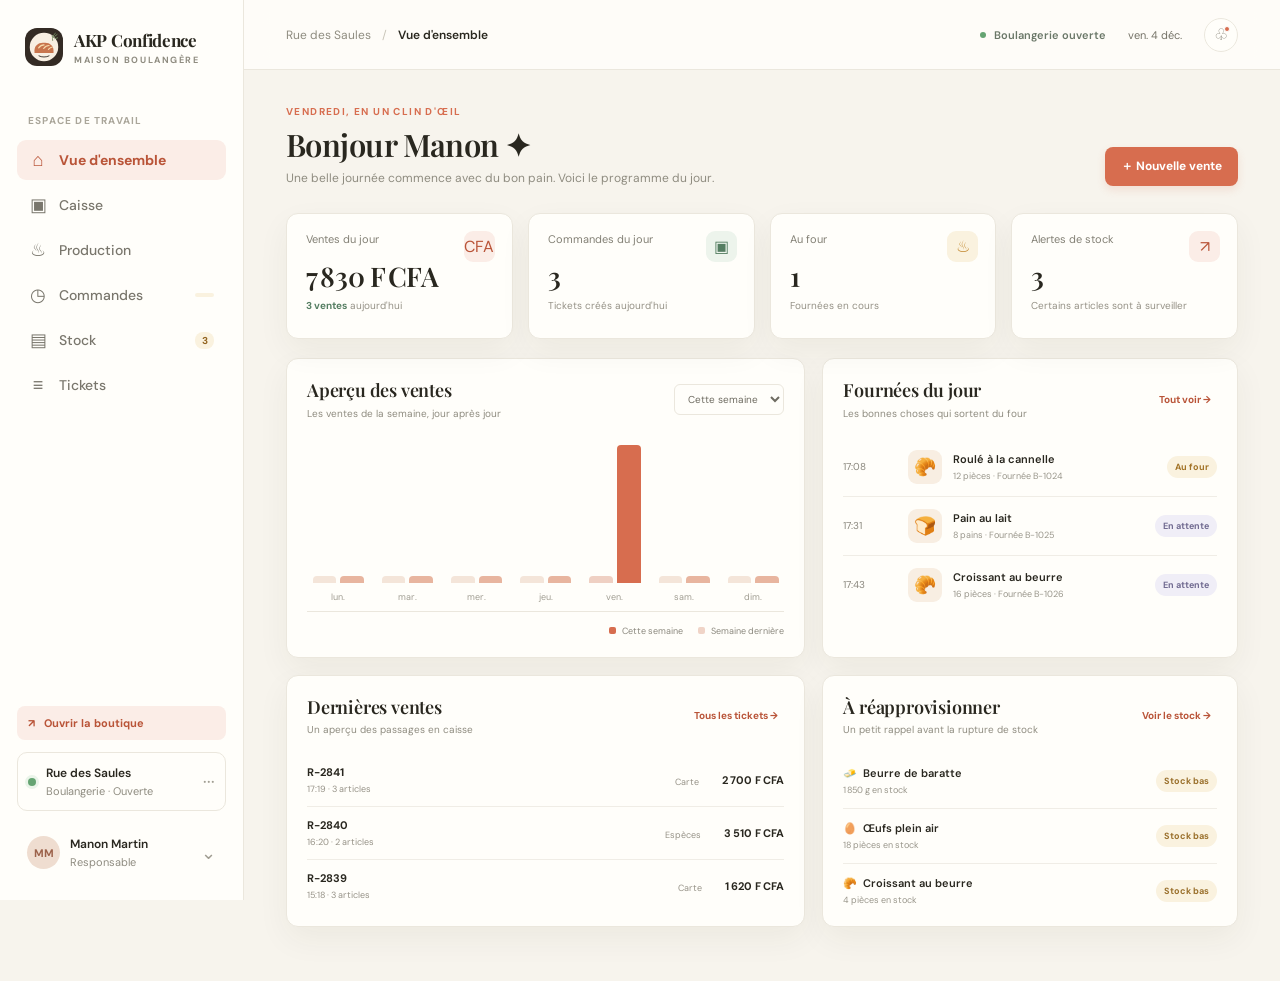
<file: index.html>
<!doctype html>
<html lang="fr">
  <head>
    <meta charset="UTF-8">
    <meta name="viewport" content="width=device-width, initial-scale=1">
    <meta name="theme-color" content="#f7f4ed">
    <title>AKP Confidence — Boulangerie</title>
    <link rel="icon" type="image/svg+xml" href="logo.svg">
    <link rel="preconnect" href="https://fonts.googleapis.com">
    <link rel="preconnect" href="https://fonts.gstatic.com" crossorigin>
    <link href="https://fonts.googleapis.com/css2?family=DM+Sans:wght@400;500;600;700&family=Playfair+Display:wght@500;600;700&display=swap" rel="stylesheet">
    <link rel="stylesheet" href="styles.css">
  </head>
  <body>
    <div class="app-shell">
      <aside class="sidebar">
        <a class="brand" href="#" aria-label="Accueil AKP Confidence" data-view="dashboard">
          <img class="brand-mark" src="logo.svg" alt="">
          <span class="brand-copy"><strong>AKP Confidence</strong><small>MAISON BOULANGÈRE</small></span>
        </a>
        <div class="sidebar-label">ESPACE DE TRAVAIL</div>
        <nav class="main-nav" aria-label="Navigation principale">
          <button class="nav-link active" data-view="dashboard"><span class="nav-icon">⌂</span>Vue d'ensemble</button>
          <button class="nav-link" data-view="pos"><span class="nav-icon">▣</span>Caisse</button>
          <button class="nav-link" data-view="production"><span class="nav-icon">♨</span>Production</button>
          <button class="nav-link" data-view="online-orders"><span class="nav-icon">◷</span>Commandes<span class="nav-count" id="nav-online-count"></span></button>
          <button class="nav-link" data-view="inventory"><span class="nav-icon">▤</span>Stock<span class="nav-count" id="nav-alert-count"></span></button>
          <button class="nav-link" data-view="receipts"><span class="nav-icon">≡</span>Tickets</button>
        </nav>
        <div class="sidebar-bottom">
          <a class="storefront-link" href="boutique.html" target="_blank" rel="noopener">↗ &nbsp; Ouvrir la boutique</a>
          <div class="store-card">
            <span class="store-dot"></span>
            <span><strong>Rue des Saules</strong><small>Boulangerie · Ouverte</small></span>
            <span class="store-more">···</span>
          </div>
          <div class="profile">
            <span class="avatar">MM</span>
            <span><strong>Manon Martin</strong><small>Responsable</small></span>
            <span class="store-more">⌄</span>
          </div>
        </div>
      </aside>

      <main class="main-area">
        <header class="topbar">
          <div class="mobile-brand"><img class="brand-mark" src="logo.svg" alt=""><strong>AKP Confidence</strong></div>
          <div class="breadcrumbs"><span>Rue des Saules</span><span class="crumb-sep">/</span><strong id="page-crumb">Vue d'ensemble</strong></div>
          <div class="topbar-actions">
            <span class="open-indicator"><span class="store-dot"></span>Boulangerie ouverte</span>
            <span class="today-label" id="today-label"></span>
            <button class="icon-button" aria-label="Notifications" title="Notifications">♧<i class="notification-dot"></i></button>
          </div>
        </header>
        <section class="page-content" id="page-content" aria-live="polite"></section>
      </main>
    </div>

    <dialog id="action-dialog" class="modal"></dialog>
    <div id="toast-region" class="toast-region" aria-live="polite"></div>
    <script src="app.js"></script>
  </body>
</html>
</file>
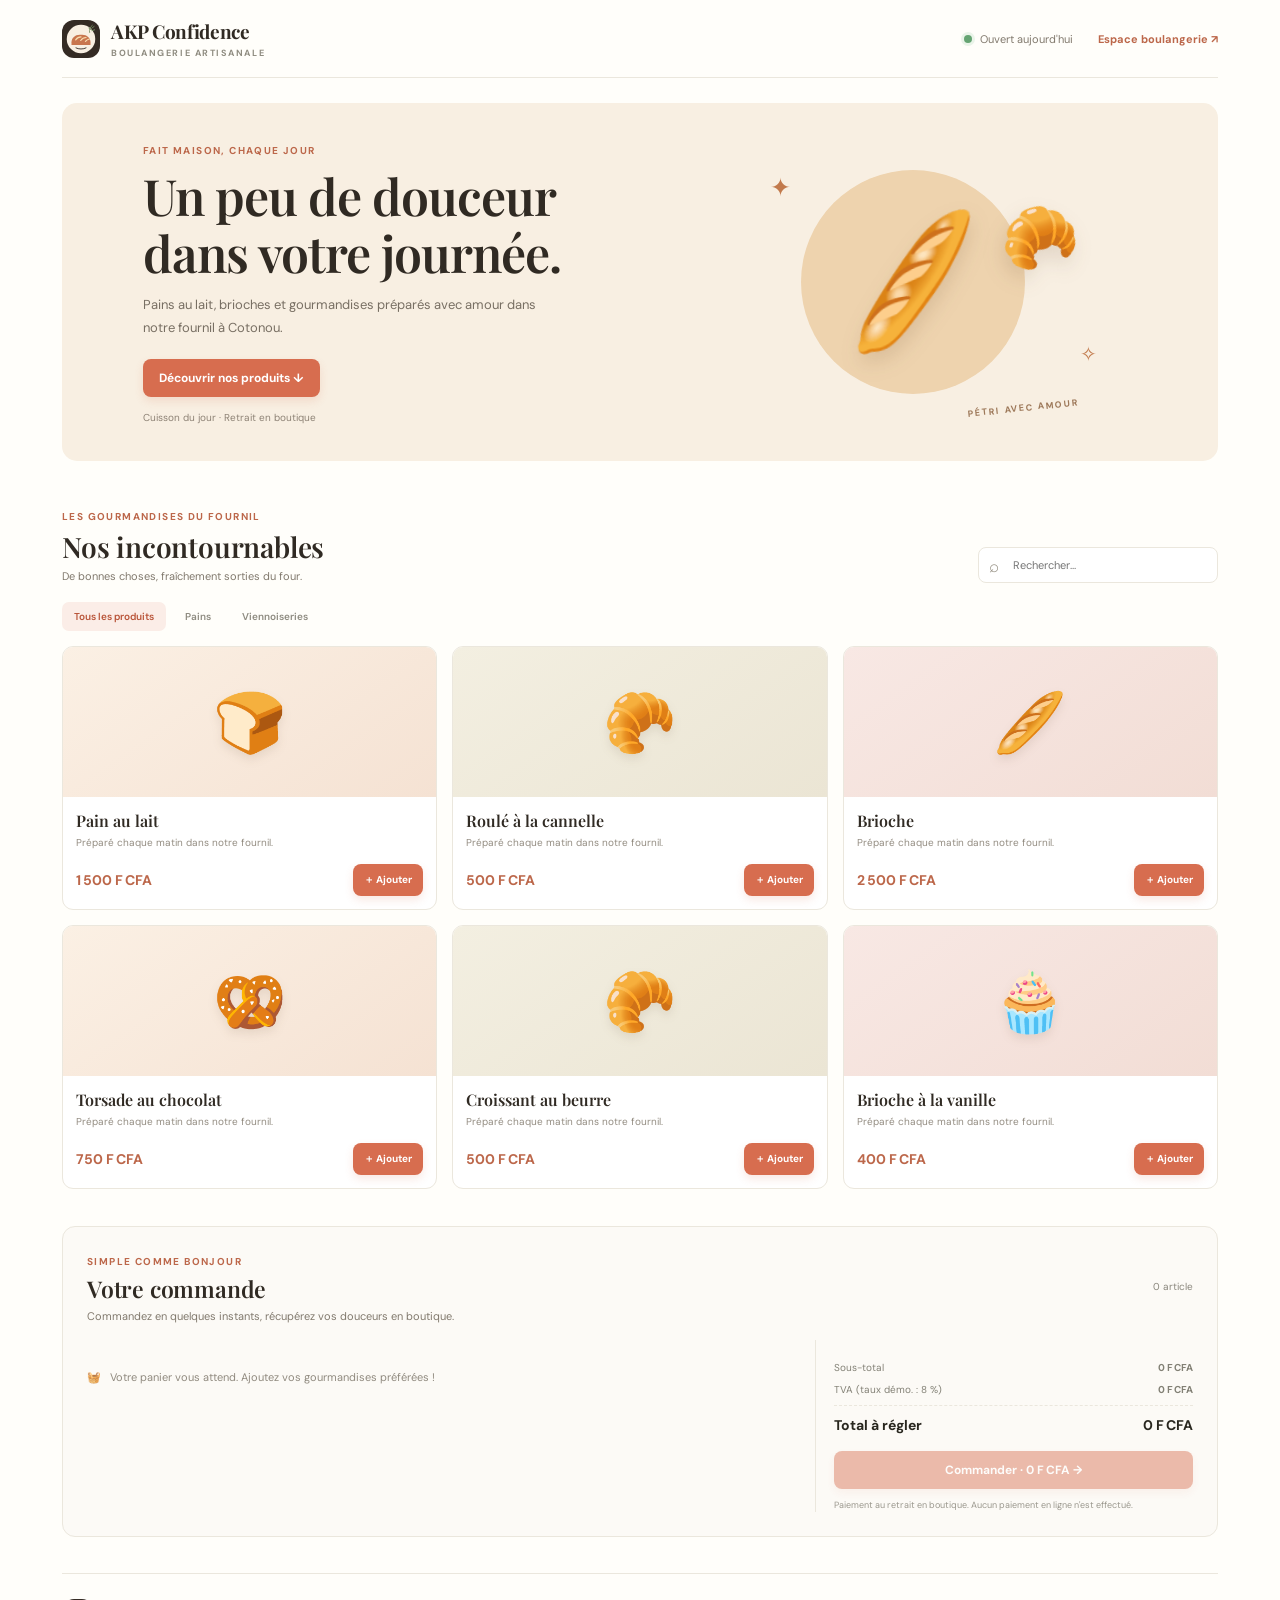
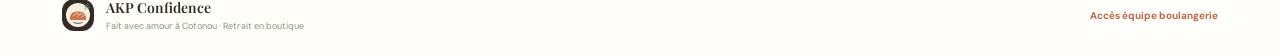
<file: boutique.html>
<!doctype html>
<html lang="fr">
  <head>
    <meta charset="utf-8">
    <meta name="viewport" content="width=device-width, initial-scale=1">
    <meta http-equiv="refresh" content="0;url=index.html?interface=client">
    <link rel="icon" type="image/svg+xml" href="logo.svg">
    <title>La boutique — AKP Confidence</title>
  </head>
  <body>
    <p>Ouverture de la boutique… <a href="index.html?interface=client">Continuer</a></p>
  </body>
</html>
</file>
<file: styles.css>
:root {
  color-scheme: light;
  --paper: #f7f4ed;
  --surface: #fffefa;
  --surface-soft: #fbf9f4;
  --ink: #29271f;
  --muted: #8f8c80;
  --line: #ebe7dd;
  --accent: #d76d4f;
  --accent-dark: #b95438;
  --accent-wash: #fbede7;
  --green: #557e62;
  --green-wash: #edf4ec;
  --yellow: #c48b34;
  --yellow-wash: #faf2df;
  --red: #b94d42;
  --shadow: 0 12px 32px rgba(60, 48, 27, .055);
  font-family: "DM Sans", sans-serif;
}

* { box-sizing: border-box; }
body { margin: 0; background: var(--paper); color: var(--ink); font-size: 14px; }
button, input, select { font: inherit; }
button { color: inherit; }
.app-shell { min-height: 100vh; }
.sidebar { width: 244px; background: #fffefa; border-right: 1px solid var(--line); position: fixed; inset: 0 auto 0 0; z-index: 5; display: flex; flex-direction: column; padding: 28px 17px 19px; }
.brand { display: flex; align-items: center; gap: 11px; padding: 0 8px; text-decoration: none; color: inherit; margin: 0 0 48px; }
.brand-mark { width: 38px; height: 38px; display: block; flex: 0 0 auto; border-radius: 12px; object-fit: cover; }
.brand-copy { display: flex; flex-direction: column; gap: 3px; }
.brand-copy strong { font: 700 17px "Playfair Display", serif; letter-spacing: -.3px; }
.brand-copy small { color: var(--muted); font-size: 9px; font-weight: 700; letter-spacing: 1.55px; }
.sidebar-label { padding: 0 11px; color: #aaa69a; font-size: 10px; font-weight: 700; letter-spacing: 1.2px; margin-bottom: 13px; }
.main-nav { display: grid; gap: 5px; }
.nav-link { border: 0; background: transparent; border-radius: 9px; padding: 11px 12px; display: flex; align-items: center; gap: 12px; text-align: left; color: #79766c; cursor: pointer; font-weight: 500; transition: .18s ease; }
.nav-link:hover { color: var(--ink); background: var(--surface-soft); }
.nav-link.active { background: var(--accent-wash); color: var(--accent-dark); font-weight: 700; }
.nav-icon { width: 18px; font-size: 18px; text-align: center; line-height: 1; }
.nav-count { margin-left: auto; min-width: 19px; padding: 2px 5px; border-radius: 8px; background: var(--yellow-wash); color: #92631e; text-align: center; font-size: 10px; font-weight: 700; }
.sidebar-bottom { margin-top: auto; }
.store-card, .profile { display: flex; align-items: center; gap: 10px; padding: 12px 10px; }
.store-card { margin-bottom: 13px; border: 1px solid var(--line); border-radius: 10px; }
.store-card strong, .profile strong { display: block; font-size: 12px; font-weight: 600; }
.store-card small, .profile small { color: var(--muted); display: block; font-size: 11px; margin-top: 3px; }
.store-dot { width: 8px; height: 8px; border-radius: 50%; background: #65a472; display: inline-block; flex: 0 0 auto; box-shadow: 0 0 0 3px #eaf4e9; }
.store-more { margin-left: auto; color: #a09d92; font-size: 18px; }
.avatar { width: 33px; height: 33px; border-radius: 50%; background: #efddd0; display: grid; place-items: center; color: #9c624b; font-size: 11px; font-weight: 700; }
.main-area { margin-left: 244px; min-height: 100vh; }
.topbar { height: 70px; background: rgba(255, 254, 250, .82); border-bottom: 1px solid var(--line); display: flex; align-items: center; justify-content: space-between; padding: 0 42px; position: sticky; top: 0; z-index: 4; backdrop-filter: blur(12px); }
.breadcrumbs { display: flex; align-items: center; gap: 11px; color: var(--muted); font-size: 12px; }
.breadcrumbs strong { color: var(--ink); font-weight: 600; }
.crumb-sep { color: #c9c4b9; }
.topbar-actions { display: flex; align-items: center; gap: 22px; color: var(--muted); font-size: 11px; }
.open-indicator { color: #6a7768; display: flex; align-items: center; gap: 8px; font-weight: 600; }
.open-indicator .store-dot { width: 6px; height: 6px; box-shadow: none; }
.today-label { color: #747166; }
.icon-button { width: 34px; height: 34px; border: 1px solid var(--line); background: var(--surface); border-radius: 50%; cursor: pointer; font-size: 16px; position: relative; }
.notification-dot { width: 6px; height: 6px; background: var(--accent); border: 1px solid white; border-radius: 50%; position: absolute; top: 7px; right: 7px; }
.mobile-brand { display: none; }
.page-content { max-width: 1440px; margin: 0 auto; padding: 35px 42px 54px; }
.page-heading { display: flex; justify-content: space-between; align-items: flex-end; margin-bottom: 27px; gap: 20px; }
.eyebrow { color: var(--accent); font-size: 10px; font-weight: 700; letter-spacing: 1.4px; text-transform: uppercase; margin-bottom: 8px; }
h1, h2, h3, p { margin-top: 0; }
h1 { font: 600 31px/1.2 "Playfair Display", serif; letter-spacing: -.55px; margin-bottom: 7px; }
.page-heading p { margin: 0; color: var(--muted); font-size: 12px; }
h2 { font: 600 18px/1.3 "Playfair Display", serif; margin: 0; letter-spacing: -.2px; }
h3 { font: 600 13px/1.35 "DM Sans", sans-serif; margin: 0; }
.button { border: 1px solid transparent; border-radius: 8px; padding: 10px 15px; display: inline-flex; align-items: center; justify-content: center; gap: 8px; cursor: pointer; font-size: 12px; font-weight: 700; transition: .15s ease; }
.button-primary { background: var(--accent); color: white; box-shadow: 0 4px 9px rgba(215, 109, 79, .16); }
.button-primary:hover { background: var(--accent-dark); transform: translateY(-1px); }
.button-secondary { background: var(--surface); border-color: var(--line); color: #625f55; }
.button-secondary:hover { background: var(--surface-soft); border-color: #d8d1c4; }
.button-quiet { background: transparent; color: var(--accent-dark); padding: 7px 9px; }
.button-quiet:hover { background: var(--accent-wash); }
.button:disabled { opacity: .45; cursor: not-allowed; transform: none; }
.stats-grid { display: grid; grid-template-columns: repeat(4, 1fr); gap: 15px; margin-bottom: 19px; }
.stat-card, .panel, .chart-card, .table-card, .pos-products, .cart-panel { background: var(--surface); border: 1px solid var(--line); border-radius: 12px; box-shadow: var(--shadow); }
.stat-card { min-height: 126px; padding: 18px 19px; position: relative; }
.stat-title { color: #838075; font-size: 11px; }
.stat-value { font: 600 27px "Playfair Display", serif; letter-spacing: -.3px; margin: 12px 0 5px; }
.stat-note { color: #959186; font-size: 10px; }
.stat-change { color: var(--green); font-weight: 700; }
.stat-icon { position: absolute; top: 17px; right: 17px; width: 31px; height: 31px; border-radius: 9px; display: grid; place-items: center; background: var(--accent-wash); color: var(--accent-dark); font-size: 16px; }
.stat-icon.green { color: var(--green); background: var(--green-wash); }
.stat-icon.yellow { color: var(--yellow); background: var(--yellow-wash); }
.dashboard-grid { display: grid; grid-template-columns: 1.25fr 1fr; gap: 17px; align-items: stretch; }
.panel { padding: 20px; }
.panel-heading { display: flex; align-items: center; justify-content: space-between; gap: 14px; margin-bottom: 18px; }
.panel-subtitle { color: var(--muted); font-size: 10px; margin-top: 4px; }
.select-compact { background: transparent; border: 1px solid var(--line); border-radius: 6px; padding: 7px 9px; color: #6e6b61; font-size: 10px; }
.sales-chart { height: 174px; display: flex; align-items: flex-end; gap: 13px; padding: 7px 3px 0; border-bottom: 1px solid var(--line); }
.chart-column { height: 100%; flex: 1; display: flex; flex-direction: column; justify-content: flex-end; align-items: center; gap: 8px; }
.chart-bars { width: 100%; height: calc(100% - 18px); display: flex; align-items: flex-end; justify-content: center; gap: 4px; }
.bar { width: min(26px, 42%); min-height: 7px; border-radius: 4px 4px 0 0; background: #e8b59f; }
.bar.secondary { background: #f4e5d9; }
.chart-column.today .bar { background: var(--accent); }
.chart-column.today .bar.secondary { background: #efd0c3; }
.chart-label { color: #a09d92; font-size: 9px; padding-bottom: 8px; }
.chart-legend { margin-top: 13px; display: flex; justify-content: flex-end; gap: 15px; color: #8b887e; font-size: 9px; }
.legend-item { display: flex; align-items: center; gap: 6px; }
.legend-dot { width: 7px; height: 7px; border-radius: 2px; background: var(--accent); }
.legend-dot.soft { background: #f0d4c7; }
.schedule-list { display: grid; gap: 0; }
.schedule-item { display: grid; grid-template-columns: 54px 34px 1fr auto; align-items: center; gap: 11px; padding: 12px 0; border-bottom: 1px solid #f0ede6; }
.schedule-item:last-child { border: 0; padding-bottom: 1px; }
.schedule-time { color: #89867c; font-size: 10px; }
.product-emoji { width: 34px; height: 34px; border-radius: 9px; display: grid; place-items: center; background: #f8eee2; font-size: 18px; }
.schedule-name { font-size: 11px; font-weight: 600; }
.schedule-meta { color: #99968b; margin-top: 4px; font-size: 9px; }
.status-pill { display: inline-flex; align-items: center; gap: 5px; padding: 5px 8px; border-radius: 20px; font-size: 9px; font-weight: 700; white-space: nowrap; }
.status-pill.ready { color: var(--green); background: var(--green-wash); }
.status-pill.baking { color: #a27327; background: var(--yellow-wash); }
.status-pill.planned { color: #716b91; background: #f0eef7; }
.status-pill.complete { color: var(--green); background: var(--green-wash); }
.dashboard-lower { display: grid; grid-template-columns: 1.25fr 1fr; gap: 17px; margin-top: 17px; }
.text-link { color: var(--accent-dark); border: 0; background: none; cursor: pointer; font-size: 10px; font-weight: 700; }
.recent-row { display: grid; grid-template-columns: 1fr auto auto; gap: 23px; align-items: center; padding: 11px 0; border-bottom: 1px solid #f0ede6; }
.recent-row:last-child { border: 0; padding-bottom: 0; }
.receipt-id { font-size: 11px; font-weight: 700; }
.receipt-meta { margin-top: 4px; color: #969287; font-size: 9px; }
.receipt-amount { font-size: 11px; font-weight: 700; }
.low-stock-row { display: flex; justify-content: space-between; align-items: center; padding: 12px 0; border-bottom: 1px solid #f0ede6; }
.low-stock-row:last-child { border: 0; padding-bottom: 0; }
.low-stock-name { font-size: 11px; font-weight: 600; }
.low-stock-note { color: #99968b; margin-top: 4px; font-size: 9px; }
.stock-tag { color: #9a702c; background: var(--yellow-wash); padding: 5px 8px; border-radius: 20px; font-size: 9px; font-weight: 700; }
.toolbar { display: flex; align-items: center; gap: 10px; margin-bottom: 17px; }
.search-box { flex: 1; max-width: 340px; position: relative; }
.search-box input, .field input, .field select { width: 100%; border: 1px solid var(--line); background: var(--surface); border-radius: 8px; outline: none; padding: 10px 12px; color: var(--ink); font-size: 12px; }
.search-box input { padding-left: 34px; }
.search-box input:focus, .field input:focus, .field select:focus { border-color: #d8a08b; box-shadow: 0 0 0 3px rgba(215, 109, 79, .1); }
.search-mark { position: absolute; top: 9px; left: 12px; color: #99968b; font-size: 15px; }
.filter-tabs { display: flex; gap: 5px; }
.filter-tab { border: 0; border-radius: 7px; background: transparent; color: #8e8b80; padding: 8px 11px; cursor: pointer; font-size: 10px; font-weight: 600; }
.filter-tab.active { background: var(--accent-wash); color: var(--accent-dark); }
.pos-layout { display: grid; grid-template-columns: minmax(0, 1fr) 320px; align-items: start; gap: 17px; }
.pos-products { padding: 18px; }
.product-grid { display: grid; grid-template-columns: repeat(3, minmax(0, 1fr)); gap: 12px; }
.product-card { text-align: left; padding: 0; border: 1px solid var(--line); background: #fffefa; border-radius: 10px; overflow: hidden; cursor: pointer; transition: .16s ease; }
.product-card:hover:not(:disabled) { border-color: #dda28d; transform: translateY(-2px); box-shadow: 0 7px 18px rgba(60, 48, 27, .08); }
.product-card:disabled { opacity: .52; cursor: not-allowed; }
.product-art { height: 91px; display: grid; place-items: center; font-size: 37px; background: linear-gradient(145deg, #fbf0e4, #f6e5d7); }
.product-card:nth-child(3n + 2) .product-art { background: linear-gradient(145deg, #f3efe1, #ebe5d4); }
.product-card:nth-child(3n) .product-art { background: linear-gradient(145deg, #f8e8e4, #f2ddd5); }
.product-card-copy { padding: 10px 11px 11px; }
.product-card-name { font-size: 11px; font-weight: 700; }
.product-card-foot { display: flex; justify-content: space-between; gap: 6px; margin-top: 7px; }
.product-card-price { color: var(--accent-dark); font-size: 11px; font-weight: 700; }
.product-card-stock { color: #99968b; font-size: 9px; }
.cart-panel { padding: 18px; position: sticky; top: 88px; }
.cart-heading { display: flex; justify-content: space-between; align-items: center; margin-bottom: 16px; }
.cart-count { color: #89867c; font-size: 10px; }
.cart-items { min-height: 100px; max-height: 288px; overflow: auto; }
.empty-cart { display: grid; place-items: center; text-align: center; min-height: 112px; color: #a29f94; font-size: 11px; }
.empty-cart span { display: block; font-size: 25px; margin-bottom: 7px; }
.cart-line { display: grid; grid-template-columns: 34px 1fr auto; gap: 9px; align-items: center; padding: 9px 0; border-bottom: 1px solid #f0ede6; }
.cart-line-art { display: grid; place-items: center; width: 33px; height: 33px; background: #f8eee2; border-radius: 8px; font-size: 17px; }
.cart-line-name { font-size: 10px; font-weight: 700; }
.cart-line-price { font-size: 9px; color: #929085; margin-top: 4px; }
.quantity-control { display: flex; align-items: center; gap: 7px; font-size: 10px; font-weight: 700; }
.qty-button { border: 1px solid var(--line); background: white; border-radius: 5px; width: 22px; height: 22px; padding: 0; cursor: pointer; color: #6b685e; }
.qty-button:hover { border-color: #d8a08b; color: var(--accent-dark); }
.cart-totals { border-top: 1px solid var(--line); margin-top: 12px; padding-top: 12px; }
.total-row { display: flex; justify-content: space-between; color: #828075; font-size: 10px; margin: 9px 0; }
.total-row.grand { color: var(--ink); font-size: 14px; font-weight: 700; padding-top: 10px; border-top: 1px dashed var(--line); }
.cart-checkout { width: 100%; margin-top: 7px; }
.helper-note { color: #9a978d; font-size: 9px; line-height: 1.5; margin: 10px 0 0; text-align: center; }
.table-card { overflow: hidden; }
.data-table { width: 100%; border-collapse: collapse; }
.data-table th { padding: 12px 17px; background: #fcfaf6; color: #9a978d; text-align: left; font-size: 9px; font-weight: 700; letter-spacing: .55px; text-transform: uppercase; }
.data-table td { padding: 13px 17px; border-top: 1px solid #f0ede6; font-size: 11px; }
.table-primary { font-weight: 700; }
.table-secondary { color: #99968b; font-size: 9px; margin-top: 4px; }
.table-actions { display: flex; align-items: center; justify-content: flex-end; gap: 5px; }
.table-actions .button { padding: 6px 9px; font-size: 9px; }
.stock-cell { font-weight: 700; }
.stock-cell.low { color: #a27327; }
.stock-cell.ok { color: var(--green); }
.table-group-heading { padding: 18px 18px 9px; color: #8a877c; font-size: 10px; font-weight: 700; letter-spacing: 1px; text-transform: uppercase; }
.table-toolbar { display: flex; justify-content: space-between; align-items: center; padding: 14px 17px; }
.table-toolbar p { margin: 0; color: var(--muted); font-size: 10px; }
.production-summary { display: flex; gap: 10px; margin: 0 0 17px; }
.summary-chip { background: var(--surface); border: 1px solid var(--line); border-radius: 8px; padding: 10px 13px; color: #88857a; font-size: 10px; }
.summary-chip strong { color: var(--ink); font-size: 13px; margin-right: 4px; }
.batch-list { display: grid; gap: 10px; }
.batch-card { background: var(--surface); border: 1px solid var(--line); border-radius: 10px; padding: 15px 17px; display: flex; justify-content: space-between; align-items: center; gap: 15px; box-shadow: var(--shadow); }
.batch-main { display: flex; align-items: center; gap: 12px; min-width: 0; }
.batch-art { width: 42px; height: 42px; border-radius: 10px; background: #f8eee2; display: grid; place-items: center; font-size: 21px; flex: 0 0 auto; }
.batch-title { font-size: 12px; font-weight: 700; }
.batch-details { color: #969287; font-size: 10px; margin-top: 5px; }
.batch-right { display: flex; align-items: center; gap: 15px; }
.batch-quantity { text-align: right; font: 600 16px "Playfair Display", serif; }
.batch-quantity small { display: block; color: #99968b; font: 10px "DM Sans", sans-serif; margin-top: 2px; }
.empty-state { padding: 38px 20px; text-align: center; color: #98958a; font-size: 11px; }
.empty-state strong { display: block; color: #514e45; font: 600 18px "Playfair Display", serif; margin: 8px 0; }
.empty-state .empty-illustration { font-size: 27px; }
.receipt-rows { display: grid; gap: 0; }
.receipt-open { border: 0; background: none; cursor: pointer; text-align: left; padding: 0; font-weight: 700; color: var(--accent-dark); font-size: 11px; }
.receipt-open:hover { text-decoration: underline; }
.modal { width: min(450px, calc(100vw - 30px)); max-height: min(88vh, 760px); border: 1px solid var(--line); border-radius: 14px; padding: 0; color: var(--ink); box-shadow: 0 22px 70px rgba(34, 28, 18, .2); }
.modal::backdrop { background: rgba(36, 32, 25, .38); backdrop-filter: blur(2px); }
.modal-content { padding: 22px; }
.modal-heading { display: flex; align-items: flex-start; justify-content: space-between; gap: 16px; margin-bottom: 18px; }
.modal-heading h2 { font-size: 20px; }
.modal-heading p { color: var(--muted); font-size: 10px; margin: 5px 0 0; }
.modal-close { width: 28px; height: 28px; border: 1px solid var(--line); background: white; border-radius: 50%; cursor: pointer; font-size: 16px; line-height: 1; }
.form-grid { display: grid; grid-template-columns: 1fr 1fr; gap: 12px; }
.field { display: grid; gap: 6px; margin-bottom: 12px; }
.field.full { grid-column: 1 / -1; }
.field label { color: #716e64; font-size: 10px; font-weight: 700; }
.field input, .field select { padding: 10px; }
.field-hint { color: #99968b; font-size: 9px; line-height: 1.45; }
.modal-actions { display: flex; justify-content: flex-end; gap: 8px; margin-top: 17px; padding-top: 14px; border-top: 1px solid var(--line); }
.receipt-paper { padding: 17px; background: #fcfaf6; border: 1px dashed #ded7cb; border-radius: 5px; }
.receipt-brand { text-align: center; border-bottom: 1px dashed #ded7cb; padding-bottom: 13px; margin-bottom: 12px; }
.receipt-brand strong { display: block; font: 600 22px "Playfair Display", serif; }
.receipt-brand small { display: block; color: #88857a; font-size: 9px; margin-top: 4px; }
.receipt-meta-block { display: flex; justify-content: space-between; color: #868378; font-size: 9px; padding: 3px 0; }
.receipt-line { display: flex; justify-content: space-between; gap: 10px; padding: 7px 0; border-bottom: 1px solid #efebe2; font-size: 10px; }
.receipt-line:last-child { border: 0; }
.receipt-total { border-top: 1px dashed #ded7cb; margin-top: 7px; padding-top: 10px; font-size: 12px; font-weight: 700; }
.receipt-thanks { text-align: center; color: #89867c; font-size: 9px; margin: 14px 0 0; }
.toast-region { position: fixed; bottom: 22px; right: 22px; z-index: 10; display: grid; gap: 8px; }
.toast { background: #2f3d31; color: white; border-radius: 8px; padding: 12px 15px; box-shadow: 0 8px 26px rgba(0, 0, 0, .18); font-size: 11px; animation: toast-in .2s ease-out; }
.toast.error { background: #8b3f36; }
@keyframes toast-in { from { opacity: 0; transform: translateY(6px); } to { opacity: 1; transform: translateY(0); } }
.empty-stock { color: #a19e93; font-size: 10px; }
.storefront-link { display: block; color: var(--accent-dark); background: var(--accent-wash); border-radius: 8px; padding: 10px 11px; margin: 0 0 12px; text-decoration: none; font-size: 11px; font-weight: 700; }
.storefront-link:hover { background: #f7e1d8; }
.client-mode { background: #fffefa; }
.client-mode .sidebar, .client-mode .topbar { display: none; }
.client-mode .main-area { margin-left: 0; min-height: 100vh; }
.client-mode .page-content { max-width: 1240px; padding: 0 42px 0; }
.storefront { --store-ink: #302a23; --store-muted: #81796d; --store-accent: #bc674a; color: var(--store-ink); }
.storefront-header { min-height: 78px; display: flex; align-items: center; justify-content: space-between; gap: 20px; border-bottom: 1px solid var(--line); }
.storefront-brand { margin: 0; padding: 0; }
.storefront-brand .brand-copy strong { font-size: 19px; }
.storefront-header-right { display: flex; align-items: center; gap: 25px; color: var(--store-muted); font-size: 11px; }
.storefront-header-right span { display: inline-flex; align-items: center; gap: 8px; }
.storefront-header-right a, .storefront-footer a { color: var(--store-accent); font-weight: 700; text-decoration: none; }
.storefront-hero { min-height: 352px; overflow: hidden; display: grid; grid-template-columns: 1.1fr .9fr; align-items: center; padding: 37px 7%; margin-top: 25px; border-radius: 15px; background: #f8efe2; position: relative; }
.hero-copy { position: relative; z-index: 1; }
.hero-copy .eyebrow, .storefront .eyebrow { color: var(--store-accent); }
.hero-copy h1 { font: 600 clamp(34px, 4vw, 50px)/1.13 "Playfair Display", serif; letter-spacing: -1px; margin: 10px 0 13px; }
.hero-copy p { max-width: 410px; color: #786f63; line-height: 1.75; font-size: 13px; margin-bottom: 19px; }
.hero-copy .button { text-decoration: none; }
.hero-note { display: block; color: #8d8275; font-size: 10px; margin-top: 14px; }
.hero-art { position: relative; height: 275px; display: grid; place-items: center; }
.hero-sun { position: absolute; width: 224px; height: 224px; border-radius: 50%; background: #eed3ae; }
.hero-bread, .hero-croissant { position: absolute; z-index: 1; filter: drop-shadow(0 10px 10px rgba(90, 56, 27, .14)); }
.hero-bread { font-size: 118px; transform: rotate(-9deg); }
.hero-croissant { font-size: 62px; top: 55px; right: 13%; transform: rotate(18deg); }
.hero-sparkle { position: absolute; color: #c27a4c; font-size: 25px; }
.sparkle-one { top: 27px; left: 18%; }
.sparkle-two { bottom: 52px; right: 9%; font-size: 20px; }
.hero-caption { position: absolute; bottom: 5px; right: 13%; color: #9d7859; font-size: 9px; font-weight: 700; letter-spacing: 1.7px; transform: rotate(-6deg); }
.storefront-catalogue { padding: 45px 0 37px; }
.storefront-section-heading, .customer-order-heading { display: flex; align-items: flex-end; justify-content: space-between; gap: 20px; }
.storefront-section-heading h2, .customer-order-heading h2 { font: 600 28px/1.2 "Playfair Display", serif; margin: 6px 0; }
.storefront-section-heading p, .customer-order-heading p { color: var(--store-muted); font-size: 11px; margin: 0; }
.store-search { width: 240px; max-width: 40%; position: relative; }
.store-search span { position: absolute; top: 8px; left: 11px; color: #969084; font-size: 17px; }
.store-search input { width: 100%; border: 1px solid var(--line); border-radius: 8px; background: white; padding: 10px 11px 10px 34px; color: var(--ink); outline: none; font-size: 11px; }
.store-search input:focus { border-color: #d8a08b; box-shadow: 0 0 0 3px rgba(215, 109, 79, .1); }
.store-categories { display: flex; gap: 7px; margin: 19px 0 15px; overflow-x: auto; }
.store-categories .filter-tab { font-size: 10px; padding: 8px 12px; }
.store-product-grid { display: grid; grid-template-columns: repeat(3, minmax(0, 1fr)); gap: 15px; }
.store-product-card { overflow: hidden; border: 1px solid var(--line); border-radius: 11px; background: white; transition: .17s ease; }
.store-product-card:hover { transform: translateY(-2px); box-shadow: var(--shadow); }
.store-product-art { height: 150px; display: grid; place-items: center; background: linear-gradient(145deg, #fbf0e4, #f5e2d3); position: relative; }
.store-product-art > span { font-size: 59px; filter: drop-shadow(0 5px 5px rgba(90, 56, 27, .1)); }
.store-product-card:nth-child(3n + 2) .store-product-art { background: linear-gradient(145deg, #f3efe1, #ebe5d4); }
.store-product-card:nth-child(3n) .store-product-art { background: linear-gradient(145deg, #f8e8e4, #f2ddd5); }
.sold-out-tag { position: absolute; right: 10px; top: 10px; padding: 5px 8px; border-radius: 20px; background: #fffefa; color: #847d72; font-size: 9px; font-weight: 700; }
.store-product-info { padding: 13px; }
.store-product-info h3 { font: 600 16px "Playfair Display", serif; }
.store-product-info p { color: #938c81; font-size: 10px; margin: 5px 0 15px; }
.store-product-bottom { display: flex; justify-content: space-between; align-items: center; gap: 8px; }
.store-product-bottom > strong { color: var(--store-accent); font-size: 14px; }
.store-product-bottom .button { padding: 8px 10px; font-size: 10px; }
.customer-order-section { padding: 24px; border: 1px solid var(--line); border-radius: 13px; background: #fcfaf6; margin-bottom: 36px; }
.customer-order-heading { align-items: center; margin-bottom: 17px; }
.customer-order-heading h2 { font-size: 23px; }
.customer-order-layout { display: grid; grid-template-columns: minmax(0, 1.3fr) minmax(230px, .7fr); gap: 25px; }
.customer-cart { min-width: 0; }
.customer-cart-line { display: grid; grid-template-columns: 36px minmax(0, 1fr) auto auto; align-items: center; gap: 10px; padding: 10px 0; border-bottom: 1px solid var(--line); font-size: 10px; }
.customer-cart-name { font-weight: 700; }
.customer-cart-name small { display: block; margin-top: 4px; color: #918b80; font-size: 9px; font-weight: 400; }
.customer-cart-line > strong { font-size: 10px; white-space: nowrap; }
.customer-empty-cart { min-height: 75px; display: flex; align-items: center; color: #908a7f; font-size: 11px; }
.customer-summary { align-self: start; padding: 12px 0 0 18px; border-left: 1px solid var(--line); }
.customer-checkout { width: 100%; margin-top: 8px; }
.customer-summary .helper-note { text-align: left; }
.storefront-footer { display: flex; align-items: center; gap: 12px; min-height: 83px; border-top: 1px solid var(--line); }
.storefront-footer .brand-mark { width: 32px; height: 32px; }
.storefront-footer strong { font: 600 14px "Playfair Display", serif; }
.storefront-footer p { margin: 3px 0 0; color: #918b80; font-size: 9px; }
.storefront-footer a { margin-left: auto; font-size: 10px; }
.customer-success { display: flex; align-items: center; gap: 14px; margin-top: 25px; padding: 18px; border: 1px solid #d5e4d2; border-radius: 11px; background: var(--green-wash); }
.customer-success .success-icon { flex: 0 0 auto; width: 34px; height: 34px; display: grid; place-items: center; border-radius: 50%; background: white; color: var(--green); font-size: 18px; font-weight: 700; }
.customer-success > div { flex: 1; min-width: 0; }
.customer-success > div > strong { font: 600 17px "Playfair Display", serif; }
.customer-success p { margin: 5px 0; color: #617261; font-size: 10px; line-height: 1.55; }
.customer-success > div > span { color: #718170; font-size: 9px; }
.customer-success .button { font-size: 10px; }
.online-orders-list { display: grid; gap: 11px; }
.online-order-card { padding: 16px 18px; background: var(--surface); border: 1px solid var(--line); border-radius: 10px; box-shadow: var(--shadow); }
.online-order-top { display: flex; align-items: flex-start; justify-content: space-between; gap: 10px; }
.online-order-number { margin-right: 9px; font-size: 12px; font-weight: 700; }
.online-order-total { font: 600 17px "Playfair Display", serif; white-space: nowrap; }
.online-customer { margin: 12px 0 9px; font-size: 10px; }
.online-customer strong { margin-right: 10px; }
.online-customer a { color: var(--accent-dark); text-decoration: none; }
.online-customer p { color: var(--muted); margin: 6px 0; }
.online-order-items { display: flex; flex-wrap: wrap; gap: 7px; margin-bottom: 12px; }
.online-order-items span { padding: 5px 8px; border-radius: 6px; background: var(--surface-soft); color: #69665c; font-size: 9px; }
.online-order-actions { display: flex; flex-wrap: wrap; justify-content: flex-end; gap: 7px; }
.online-order-actions .button { padding: 7px 10px; font-size: 10px; }
.status-pill.cancelled { color: #8c544e; background: #f7ebe9; }
.customer-checkout-form .receipt-paper { margin-top: 5px; }
.customer-checkout-form .field-hint { margin-top: 3px; }
@media (max-width: 760px) {
  .client-mode .page-content { padding: 0 15px; }
  .storefront-header { min-height: 64px; }
  .storefront-brand .brand-copy strong { font-size: 16px; }
  .storefront-brand .brand-mark { width: 32px; height: 32px; }
  .storefront-header-right { gap: 8px; flex-direction: column; align-items: flex-end; font-size: 9px; }
  .storefront-header-right .store-dot { width: 6px; height: 6px; }
  .storefront-header-right a { font-size: 9px; }
  .storefront-hero { min-height: 0; grid-template-columns: 1fr; padding: 25px 21px 15px; margin-top: 14px; }
  .hero-copy h1 { font-size: 36px; }
  .hero-copy p { max-width: 340px; font-size: 11px; }
  .hero-art { height: 172px; }
  .hero-sun { width: 145px; height: 145px; }
  .hero-bread { font-size: 82px; }
  .hero-croissant { font-size: 43px; top: 25px; right: 18%; }
  .hero-caption { bottom: 1px; right: 17%; }
  .storefront-catalogue { padding: 30px 0 24px; }
  .storefront-section-heading { align-items: flex-start; flex-direction: column; gap: 13px; }
  .storefront-section-heading h2 { font-size: 24px; }
  .store-search { width: 100%; max-width: none; }
  .store-product-grid { grid-template-columns: repeat(2, minmax(0, 1fr)); gap: 9px; }
  .store-product-art { height: 105px; }
  .store-product-art > span { font-size: 45px; }
  .store-product-info { padding: 10px; }
  .store-product-info h3 { font-size: 13px; }
  .store-product-info p { min-height: 24px; font-size: 9px; line-height: 1.4; }
  .store-product-bottom { align-items: flex-start; flex-direction: column; }
  .store-product-bottom .button { width: 100%; justify-content: center; }
  .customer-order-section { padding: 15px; margin-bottom: 22px; }
  .customer-order-heading { align-items: flex-start; }
  .customer-order-heading h2 { font-size: 21px; }
  .customer-order-heading p { max-width: 225px; line-height: 1.5; }
  .customer-order-layout { grid-template-columns: 1fr; gap: 12px; }
  .customer-cart-line { grid-template-columns: 31px minmax(0, 1fr) auto; gap: 7px; }
  .customer-cart-line > strong { grid-column: 2; grid-row: 2; }
  .customer-cart-line .quantity-control { grid-column: 3; grid-row: 1 / span 2; }
  .customer-summary { border-left: 0; border-top: 1px solid var(--line); padding: 11px 0 0; }
  .storefront-footer { gap: 8px; min-height: 76px; }
  .storefront-footer a { max-width: 108px; text-align: right; line-height: 1.4; }
  .customer-success { align-items: flex-start; flex-wrap: wrap; padding: 13px; }
  .customer-success > div { flex-basis: calc(100% - 50px); }
  .customer-success > .button { margin-left: 47px; }
}

@media (max-width: 1100px) {
  .sidebar { width: 210px; }
  .main-area { margin-left: 210px; }
  .topbar { padding: 0 28px; }
  .page-content { padding: 29px 28px 45px; }
  .stats-grid { grid-template-columns: repeat(2, 1fr); }
  .pos-layout { grid-template-columns: minmax(0, 1fr) 295px; }
  .product-grid { grid-template-columns: repeat(2, minmax(0, 1fr)); }
}
@media (max-width: 760px) {
  .sidebar { width: 100%; height: 59px; inset: auto 0 0; padding: 0 5px; border-right: 0; border-top: 1px solid var(--line); display: block; background: rgba(255, 254, 250, .97); }
  .sidebar .brand, .sidebar-label, .sidebar-bottom { display: none; }
  .main-nav { height: 100%; display: flex; justify-content: space-around; align-items: center; gap: 0; }
  .nav-link { height: 51px; min-width: 54px; padding: 5px 7px; flex-direction: column; justify-content: center; gap: 4px; font-size: 8px; }
  .nav-icon { font-size: 16px; }
  .nav-count { position: absolute; margin: -22px 0 0 20px; min-width: 15px; padding: 1px 4px; font-size: 8px; }
  .main-area { margin-left: 0; padding-bottom: 59px; }
  .topbar { height: 57px; padding: 0 17px; }
  .mobile-brand { display: flex; align-items: center; gap: 7px; font: 700 14px "Playfair Display", serif; }
  .mobile-brand .brand-mark { width: 28px; height: 28px; border-radius: 9px; }
  .breadcrumbs, .open-indicator, .today-label { display: none; }
  .topbar-actions { gap: 0; }
  .page-content { padding: 24px 16px 35px; }
  .page-heading { align-items: flex-start; margin-bottom: 20px; }
  h1 { font-size: 26px; }
  .page-heading p { max-width: 240px; line-height: 1.5; }
  .page-heading > .button { padding: 9px 11px; font-size: 10px; white-space: nowrap; }
  .stats-grid { gap: 9px; margin-bottom: 12px; }
  .stat-card { min-height: 108px; padding: 13px; }
  .stat-icon { width: 26px; height: 26px; top: 12px; right: 12px; }
  .stat-value { font-size: 23px; margin: 12px 0 4px; }
  .dashboard-grid, .dashboard-lower { grid-template-columns: 1fr; gap: 12px; }
  .panel { padding: 16px; }
  .pos-layout { grid-template-columns: 1fr; }
  .pos-products { padding: 13px; }
  .cart-panel { position: static; }
  .product-grid { grid-template-columns: repeat(2, minmax(0, 1fr)); gap: 9px; }
  .product-art { height: 75px; }
  .toolbar { flex-wrap: wrap; }
  .search-box { max-width: none; flex-basis: 100%; }
  .filter-tabs { overflow-x: auto; width: 100%; }
  .filter-tab { white-space: nowrap; }
  .table-card { overflow-x: auto; }
  .data-table { min-width: 600px; }
  .batch-card { align-items: flex-start; padding: 13px; }
  .batch-right { gap: 8px; flex-direction: column; align-items: flex-end; }
  .batch-right .button { padding: 7px 9px; font-size: 9px; }
  .production-summary { flex-wrap: wrap; }
  .summary-chip { padding: 8px 10px; }
  .recent-row { gap: 12px; }
  .modal-content { padding: 17px; }
  .toast-region { right: 12px; bottom: 72px; left: 12px; }
  .toast { text-align: center; }
}
@media print {
  body * { visibility: hidden !important; }
  #action-dialog, #action-dialog * { visibility: visible !important; }
  #action-dialog { position: fixed; inset: 0; width: 100%; max-height: none; border: 0; box-shadow: none; }
  #action-dialog .modal-content { padding: 0; }
  #action-dialog .modal-heading, #action-dialog .modal-actions { display: none; }
  .receipt-paper { border: 0; }
}
</file>
